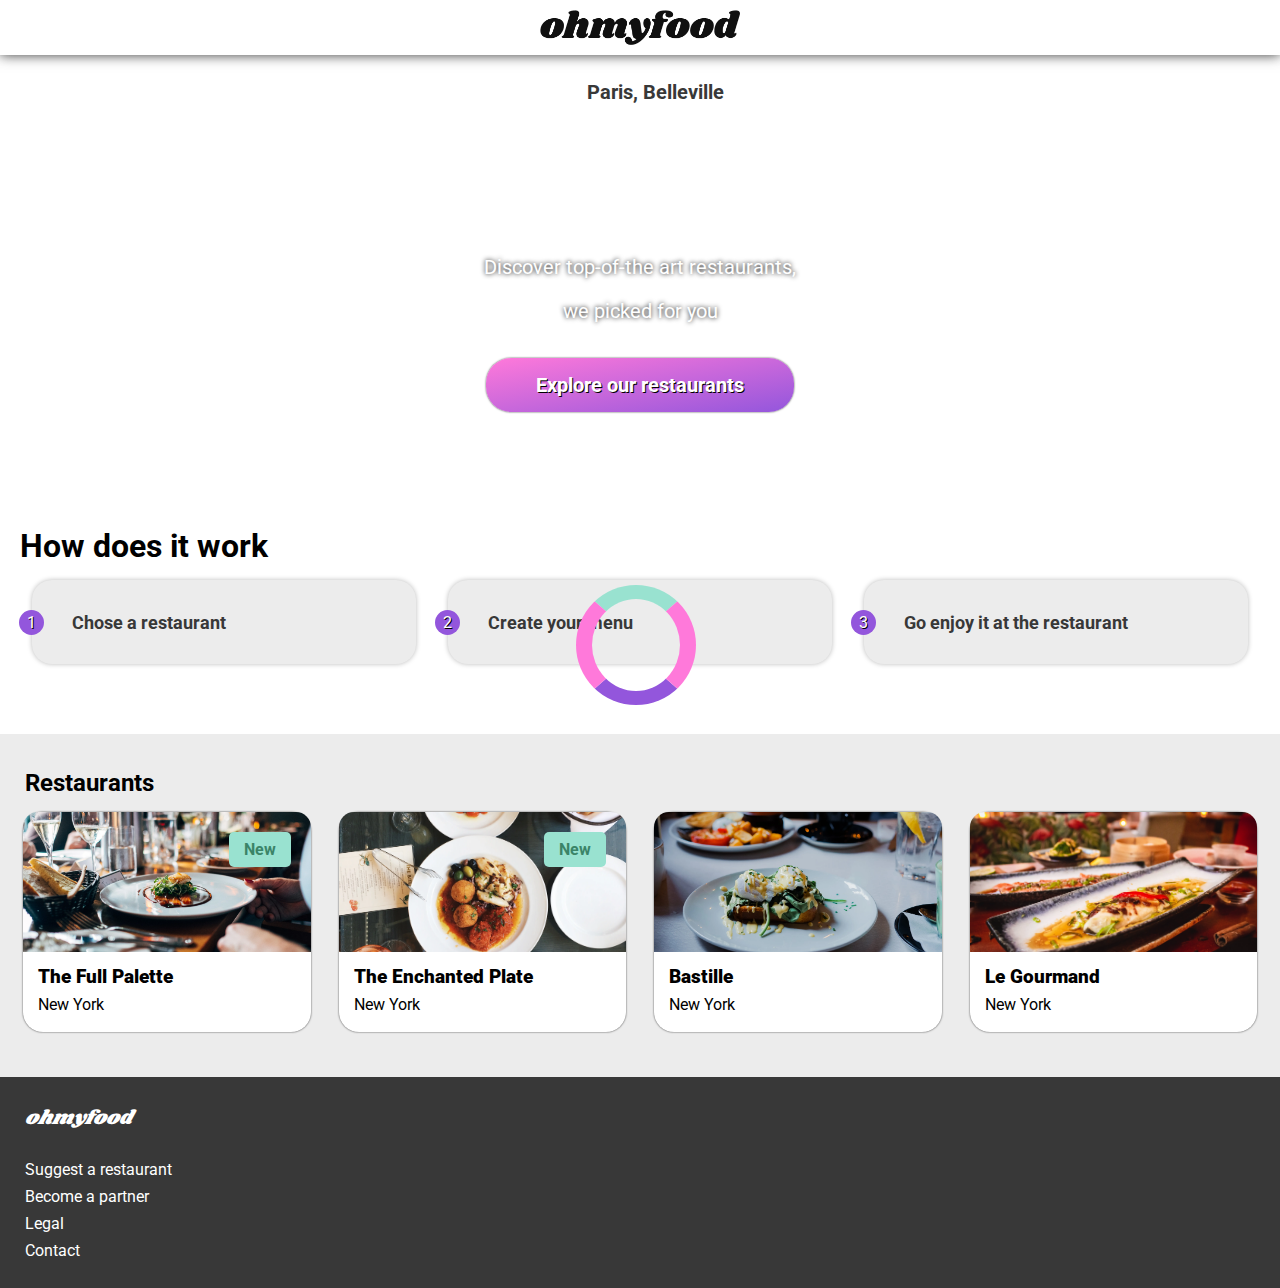
<file: OMF/index.html>
<!DOCTYPE html>
<html lang="En">
    <head>
        <meta charset="UTF-8">
        <meta http-equiv="X-UA-Compatible" content="IE=edge">
        <meta name="viewport" content="width=device-width, initial-scale=1.0">
        <title>Order in the best restaurant in Paris | Ohmyfood</title>
        <link rel="stylesheet" href="style.css">
        <link rel="stylesheet" href="https://pro.fontawesome.com/releases/v5.10.0/css/all.css"
        integrity="sha384-AYmEC3Yw5cVb3ZcuHtOA93w35dYTsvhLPVnYs9eStHfGJvOvKxVfELGroGkvsg+p" crossorigin="anonymous" />
        <link rel="shortcut icon" href="images/Logo.png" />
    </head>
    <body>
        <!-- Loader -->
      <div class="loader"></div>    
    
        <!-- Header -->
        <header class="heading">
            <img id="logo" src="images/ohmyfood.png" alt="ohmyfood logo">
        </header>
        <main class="wrapper">
            
            <div class="location">
                <i class="fas fa-map-marker-alt"></i>
                <p>Paris, Belleville</p>
            </div>
            <div class="intro">
                <div class="intro__title">
                    <h1>Book the menu you like</h1>
                    
                </div>
                <div class="intro__text">
                    <p>Discover top-of-the art restaurants,</p>
                    <p>we picked for you</p>
                </div>  
                <div class="intro__button">
                    <a class="intro__button__text" href="#restaurants">Explore our restaurants</a>
                </div> 
            </div>

            <div class="functions">
                <h1>How does it work</h1>
                <div class="functions-list">
                    <a href="#" class="functions-card">
                        <i class="number">1</i>
                        <i class="fas fa-mobile-alt"></i>
                        <span class="functions-card__button">Chose a restaurant</span>
                    </a>
                    <a href="#" class="functions-card">
                        <i class="number">2</i>
                        <i class="fas fa-list"></i>
                        <span class="functions-card__button">Create your menu</span>
                    </a>
                    <a href="#" class="functions-card">
                        <i class="number">3</i>
                        <i class="fas fa-store"></i>
                        <span class="functions-card__button">Go enjoy it at the restaurant</span>
                    </a>
                </div>
            </div>
            <!-- Restaurents -->
          <section class="restaurants" id="restaurants">
            <h2>Restaurants</h2>
            <div class="restaurants-list">
                <div class="restaurant-card-list">
                    <a href="fullpalette.html" class="restaurant-card">
                        <img src="images/jay-wennington-N_Y88TWmGwA-unsplash.webp" alt="fullpalette">
                        <div class="tag">New</div>
                        <section class="restaurant-card__info">
                            <div class="restaurant-card__remark">
                                <h3><strong>The Full Palette</strong></h3>
                                <p>New York</p>
                            </div>
                            <i class="fas fa-heart"></i>
                        </section> 
                    </a>
                </div>
                <div class="restaurant-card-list">
                    <a href="theenchantedplate.html" class="restaurant-card">
                    <img src="images/stil-u2Lp8tXIcjw-unsplash.webp" alt="theenchantedplate">
                    <div class="tag">New</div>
                    <section class="restaurant-card__info">
                        <div class="restaurant-card__remark">
                            <h3><strong>The Enchanted Plate</strong></h3>
                            <p>New York</p>
                        </div>
                        <i class="fas fa-heart"></i>
                    </section> 
                    </a>  
                </div>
                <div class="restaurant-card-list">
                    <a href="bastille.html" class="restaurant-card">
                        <img src="images/toa-heftiba-DQKerTsQwi0-unsplash.webp" alt="bastille">
                        <section class="restaurant-card__info">
                            <div class="restaurant-card__remark">
                                <h3><strong>Bastille</strong></h3>
                                <p>New York</p>
                            </div>
                            <i class="fas fa-heart"></i>
                        </section> 
                    </a>
                </div>
                <div class="restaurant-card-list">
                    <a href="lagourmand.html" class="restaurant-card">
                        <img src="images/louis-hansel-shotsoflouis-qNBGVyOCY8Q-unsplash.webp" alt="le Gourmand">
                        <section class="restaurant-card__info">
                            <div class="restaurant-card__remark">
                                <h3><strong>Le Gourmand</strong></h3>
                                <p>New York</p>
                            </div>
                            <i class="fas fa-heart"></i>
                        </section> 
                    </a>
                </div>  
            </div>         
 </section>
        </main>
        <footer>
            <div class="footer">
                <nav class="footer__titles">
                    <h4 class="footer__logo">ohmyfood</h4>
                    <div class="footer__links">
                        <i class="fas fa-utensils"></i>
                        <a href="#" class="footer__link">Suggest a restaurant</a>
                    </div>
                    <div class="footer__links">
                        <i class="fas fa-hands-helping"></i>
                        <a href="#" class="footer__link">Become a partner</a>
                    </div>
                    <div class="footer__links">
                        <a href="#" class="footer__link">Legal</a>
                    </div>
                    <div class="footer__links">
                        <a href="mailto:contact@ohmyfood.com" class="footer__link">Contact</a>
                    </div>
                </nav>
            </div>
        </footer>  
</body>
</html>
</file>
<file: OMF/style.css>
@import url("https://fonts.googleapis.com/css2?family=Shrikhand&display=swap");
@import url("https://fonts.googleapis.com/css2?family=Roboto:wght@100;300;400;500;700;900&display=swap");

:root {
  --purple: #9356DC;
  --pink: #FF79DA;
  --green: #99E2D0;
  --darkgreen: #3b8468;
  --white: #FFFFFF;
  --lightgrey: #ececec;
  --grey: #bbbbbb;
  --darkgrey: #383838;
  --black: #000000;
}

/* Global */
* {
    box-sizing: border-box;
    font-family: "Roboto","sans-serif";
  }
  
  body {
    margin: 0 auto;
    display: flex;
    flex-direction: column;
    
  }

/* Loader */

.loader {
    left: 45%;
    top: 65%;
    z-index: 1;
    overflow: hidden;
    position: absolute;
    border: 16px solid #FF79DA;
    border-top: 14px solid #99E2D0;
    border-bottom: 14px solid #9356DC;
    border-radius: 50%;
    width: 120px;
    height: 120px;
    animation: loader 6s forwards;
  }
  
  @keyframes loader {
    0% {
      transform: rotate(0deg);
      opacity: 1;
    }
    100% {
      transform: rotate(360deg);
      opacity: 0;
    }
  }

/* Heading */

.heading {
    display: flex;
    box-shadow: 0px 0px 12px 0px var(--darkgrey);
    margin-bottom: 5px;
   }
.heading .fa-arrow-left {
    font-size: 20px;
    margin: 25px 0px 0px 30px;
  }
.heading .fa-arrow-left:hover {
    color: var(--purple);
  }
.heading #logo {
    max-width: 200px;
    margin:  10px auto;
  }
.heading #logo:hover {
    transform: scale(1.2);
  }

/*Location*/
.location {
    display: flex;
    background-color: var(--softgrey);
    justify-content: center;
  }
  .location i {
    padding: 23px 15px;
    color: var(--darkgrey);
  }
  .location p {
    font-size: 20px;
    font-weight: bold;
    color: var(--darkgrey);
  }

/*Intro*/
.intro {
    text-align: center;
    padding: 50px 0px 80px 0px;
    background: var(--lightgrey);
  }
  @media (min-width: 992px) {
    .intro {
      background: url("https://images.prismic.io/hotel48nord3/f30e89ed-608a-4879-ac26-4af266736348_Breitenbach%20Landscape%20Hotel%20-%2048%C2%B0Nord%20%C2%A911h45_HD%20(24).jpg?ixlib=gatsbyFP&auto=compress%2Cformat&fit=max&q=75&rect=0%2C200%2C3840%2C2160&w=1920&h=1080") center/cover;
    }
  }
  .intro__title {
    margin-bottom: 20px;
    color: var(--black);
  }
  @media (min-width: 992px) {
    .intro__title {
      color: var(--white);
    }
  }
  
  .intro__text {
    font-size: 20px;
    color: var(--black);
    text-shadow: none;
  }
  @media (min-width: 992px) {
    .intro__text {
      text-shadow: 0 0 5px var(--black);
      color: var(--white);
    }
  }
  .intro__button {
    margin-top: 50px;
  }
 
  .intro__button__text {
    text-decoration: none;
    background: linear-gradient(to left top, var(--purple), var(--pink));
    color: var(--white);
    text-shadow: var(--black) 1px 1px 0;
    border-radius: 25px;
    font-size: 20px;
    font-weight: bold;
    box-shadow: 0 0 2px var(--darkgrey);
    padding: 15px 50px;
  }
  .intro__button__text:hover {
    box-shadow: 0 0 5px var(--black);
    background: linear-gradient(to left top, var(--pink), var(--purple));
  }


/*Functions*/

  .functions {
    display: flex;
    flex-direction: column;
    margin-bottom: 55px;
  }
  .functions h1 {
    margin: 50px 0px 0px 20px;
  }
  .functions-list {
    display: flex;
    flex-wrap: wrap;
    position: relative;
    justify-content: space-evenly;
  }
  
  .functions-card {
    background-color: var(--lightgrey);
    padding: 30px 20px;
    justify-content: space-evenly;
    width: 90%;
    position: relative;
    margin-top: 20px;
    text-decoration: none;
    border-radius: 20px;
    box-shadow: 0 0 5px var(--grey);
  
  }
  .functions-card:hover {
    transform: scale(1.01);
  }
  .functions-card:hover {
    background-color: var(--lightblue);
  }
  @media (min-width: 992px) {
    .functions-card {
      flex-direction: column;
      width: 30%;
      margin: 15px 0px;
    }
  }
  .functions-card .number {
    color: var(--white);
    text-shadow: var(--black) 1px 1px 0;
    background-color: var(--purple);
    border-radius: 50%;
    padding: 3px 8px;
    font-style: normal;
    position: absolute;
    left: -13px;
  }
  .functions-card .fas {
    color: var(--darkgrey);
    margin: 0px 0px 0px 10px;
    font-size: 20px;
  }
  .functions-card .functions-card__button {
    color: var(--darkgrey);
    font-weight: bold;
    font-size: 18px;
    margin: 0px 0px 0px 10px;
  }

  /*Restaurents*/

  .restaurants {
    background-color: var(--lightgrey);
    padding: 15px;
  }
  .restaurants h2 {
    margin: 20px 0px 15px 10px;
  }
  .restaurants-list {
    display: flex;
    flex-wrap: wrap;
    justify-content: space-evenly;
    gap: 20px;
    margin-bottom: 30px;
  }
  .restaurants-list .restaurant-card-list {
    border-radius: 20px;
    height: 220px;
    width: 100%;
    position: relative;
    box-shadow: 0 0 2px var(--darkgrey);
    background-color: var(--white);
  
  }
  .restaurants-list .restaurant-card-list:hover {
    transform: scale(1.01);
  }
  @media (min-width: 992px) {
    .restaurants-list .restaurant-card-list {
      width: 48%;
    }
  }
  @media (min-width: 1200px) {
    .restaurants-list .restaurant-card-list {
      width: 23%;
    }
  }
  
  .restaurant-card {
    text-decoration: none;
  }
  .restaurant-card img {
    border-radius: 15px 15px 0px 0px;
    max-height: 100%;
    height: 140px;
    width: 100%;
    object-fit: cover;
    object-position: center;
  }
  .restaurant-card .tag {
    position: absolute;
    background-color: var(--green);
    color: var(--darkgreen);
    padding: 8px 15px;
    border-radius: 5px;
    top: 20px;
    right: 20px;
    font-weight: bold;
  }
  .restaurant-card__info {
    display: flex;
    justify-content: space-between;
    margin: 0px 25px 0px 15px;
  }
  .restaurant-card__info .restaurant-card__remark {
    color: var(--black);
  }
  .restaurant-card__info .restaurant-card__remark h3 {
    margin: 10px 0px 7px 0px;
  }
  .restaurant-card__info .restaurant-card__remark p {
    margin: 0px 0px 0px 0px;
  }
  .restaurant-card__info i {
    margin: 20px 0px 0px 0px;
    font-size: 20px;
    color: var(--darkgrey);
    font-weight: lighter;
    transition: all 0.1s ease-in-out;
    cursor: pointer;
  }
  .restaurant-card__info i:hover {
    font-weight: bold;
    color: var(--purple);
    transform: scale(1.09);
  }

/*Menus*/
.menu__picture {
  width: 100%;
  object-fit: cover;
  margin-top: -5px;
  max-height: 300px;
}

.menu {
  display: flex;
  flex-direction: column;
  position: relative;
  margin-top: -50px;
  background: var(--lightgrey);
  border-radius: 40px 40px 0px 0px;
  padding: 15px;
}
.menu-title {
  display: flex;
  justify-content: space-between;
}
.menu-title h1 {
  font-family: "Shrikhand", "sans-serif";
  font-weight: normal;
  font-size: 35px;
  margin: 20px 0px 15px 5px;
}
.menu-title i {
  margin: 30px 20px 0px 0px;
  font-size: 30px;
  color: var(--darkgrey);
  font-weight: lighter;
  transition: all 0.1s ease-in-out;
  cursor: pointer;
}
.menu-title i:hover {
  font-weight: bold;
  color: var(--purple);
  transform: scale(1.09);
}

.menu-list {
  margin-left: 5px;
  flex-wrap: wrap;
  display: flex;
  gap: 5px;
  justify-content: space-evenly;
}
.menu-list h2 {
  font-weight: normal;
  font-size: 20px;
  text-transform: uppercase;
  position: relative;
}
.menu-list h2::after {
  content: "";
  width: 50px;
  height: 4px;
  background-color: var(--green);
  position: absolute;
  bottom: -10px;
  left: 0;
}

.menu-card-list {
  width: 100%;
}
@media (min-width: 992px) {
  .menu-card-list {
    width: 32%;
  }
}
.menu-card-list .menu-card {
  background-color: var(--white);
  display: flex;
  height: 70px;
  animation: slideup 1s forwards;
  margin-top: 20px;
  text-decoration: none;
  border-radius: 20px;
  box-shadow: 0 0 5px var(--grey);
  transition: all 0.2s ease-in-out;
}
.menu-card-list .menu-card:hover {
  transform: scale(1.01);
}
.menu-card-list .menu-card:hover {
  background-color: var(--lightblue);
}
.menu-card-list .menu-card:hover .menu-card__info__validation {
  width: 70px;
  opacity: 100%;
}

.menu-card-list .menu-card:hover .fa-check-circle {
  transform: rotate(0deg);
  transition: 0.4s ease-in-out;
}

.menu-card-list .menu-card:nth-child(3) {
  animation-delay: 0.5s;
}
.menu-card-list .menu-card:nth-child(4) {
  animation-delay: 1s;
}
.menu-card-list .menu-card:nth-child(5) {
  animation-delay: 1.5s;
}

.menu-card__info {
  padding: 5px;
  display: flex;
  max-width: 100%;
  overflow: hidden;
  flex: 1;
  justify-content: space-between;
}
.menu-card__info__remark {
  display: flex;
  flex-direction: column;
  color: var(--black);
  overflow: hidden;
  white-space: nowrap;
}
.menu-card__info__remark h3 {
  margin: 8px 0px 0px 10px;
  padding: 0px;
  overflow: hidden;
  text-overflow: ellipsis;
  margin-bottom: 0px;
}
.menu-card__info__remark p {
  margin: 2px 0px 0px 10px;
  overflow: hidden;
  text-overflow: ellipsis;
}
.menu-card__info__price {
  color: var(--black);
  display: flex;
  align-items: flex-end;
  margin: 68px 10px 0px 0px;
}

.menu-card__info__validation {
  background: var(--green);
  width: 0;
  display: flex;
  align-items: center;
  justify-content: center;
  border-radius: 0 15px 15px 0;
  opacity: 0;
  transition: transform 0.4s ease-in-out, width 0.4s ease-in-out, opacity 0.4s ease-in-out;
}
.menu-card__info__validation i {
  color: var(--white);
  font-size: 30px;
  transition: 0.4s ease-in-out;
  transform: rotate(360deg);
}

.menu__button {
  display: flex;
  justify-content: center;
  margin: 60px 0px 90px 0px;
  transition: all 0.2s ease-in-out;
}
.menu__button:hover {
  transform: scale(1.01);
}
.menu__button .menu__button__text {
  text-decoration: none;
  background: linear-gradient(to left top, var(--purple), var(--pink));
  color: var(--white);
  text-shadow: var(--black) 1px 1px 0;
  border-radius: 25px;
  font-size: 20px;
  font-weight: bold;
  box-shadow: 0 0 2px var(--darkgrey);
  transition: all 0.2s ease-in-out;
  padding: 15px 50px;
}
.menu__button .menu__button__text:hover {
  box-shadow: 0 0 5px var(--black);
  background: linear-gradient(to left top, var(--pink), var(--purple));
}

@keyframes slideup {
  0% {
    transform: translateY(20px);
    opacity: 0%;
  }
  100% {
    transform: translateY(0px);
    opacity: 100%;
  }
}

/*Footer*/
.footer {
    background-color: var(--darkgrey);
    padding-bottom: 20px;
  }
  .footer__titles {
    margin: 0px 50px 0px 25px;
    display: flex;
    flex-direction: column;
  }
  
  .footer__logo {
    color: var(--white);
    font-family: "Shrikhand", "sans-serif";
    font-style: italic;
    font-size: 20px;
    font-weight: normal;
  }
  
  .footer__links {
    color: var(--white);
    margin-bottom: 8px;
  }
  .footer__links .fas {
    font-size: 14px;
  }
  .footer__links .fa-utensils::before {
    padding: 3px;
  }
  .footer__links .footer__link {
    text-decoration: none;
    color: var(--white);
  }
  .footer__links .footer__link:hover {
    color: var(--black);
  }
</file>
